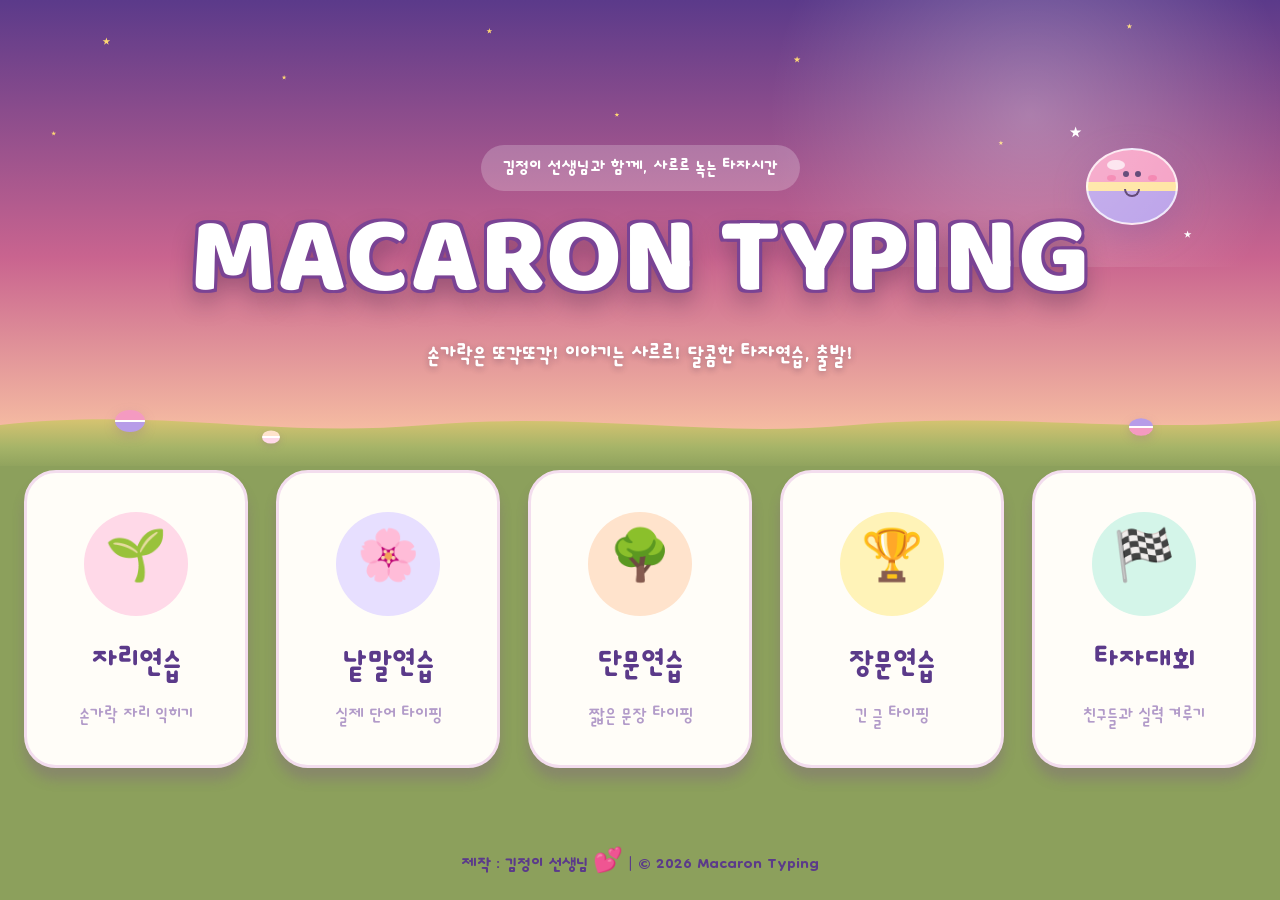
<file: index.html>
<!DOCTYPE html>
<html lang="ko">
<head>
<meta charset="UTF-8">
<title>마카롱 타자연습</title>
<link rel="preconnect" href="https://fonts.googleapis.com">
<link rel="preconnect" href="https://fonts.gstatic.com" crossorigin>
<link href="https://fonts.googleapis.com/css2?family=Baloo+2:wght@700;800&family=Dongle:wght@400;700&display=swap" rel="stylesheet">
<style>
  :root {
    /* 노을(sunset) 팔레트 - 기존 보라색 브랜드감 유지 */
    --color-sky-top: #5B3A8A;
    --color-sky-mid: #C9648F;
    --color-sky-horizon: #FFCFA6;
    --color-ground-top: #D6C371;
    --color-ground: #8CA05C;
    --color-cloud: #FFFFFF;
    --color-star: #FFD873;
    --color-star-shine: #FFF3CE;
    --color-accent: #C9648F;
    --color-accent-deep: #7A4394;
    --color-surface: #FFFDF8;
    --color-text-on-sky: #FFFFFF;
    --color-text-on-surface: #5B3A8A;
    --color-text-muted: #B29BC9;
    --color-border: #F3DDEE;
    --color-shadow: rgba(122, 67, 148, 0.25);
    --macaron-1: #F49AC1;
    --macaron-2: #B79CE8;
    --macaron-cream: #FFE39B;
    --badge-position: #FFD9E8;
    --badge-position-deep: #D1568F;
    --badge-word: #E7DFFF;
    --badge-word-deep: #8A6BEA;
    --badge-sentence: #FFE3CC;
    --badge-sentence-deep: #E0904A;
    --badge-long: #FFF3B8;
    --badge-long-deep: #D9A82E;
    --badge-contest: #D4F5E9;
    --badge-contest-deep: #2FA67A;
  }

  * { box-sizing: border-box; }
  html, body { height: 100%; }

  body {
    margin: 0;
    background: var(--color-sky-horizon);
    font-family: 'Dongle', sans-serif;
    color: var(--color-text-on-surface);
    overflow: hidden;
  }

  .page {
    display: flex;
    flex-direction: column;
    height: 100vh;
    height: 100dvh;
    overflow: hidden;
  }

  /* ---------- HERO ---------- */
  .hero {
    position: relative;
    flex: 0 0 52vh;
    height: 52vh;
    display: flex;
    flex-direction: column;
    justify-content: center;
    overflow: hidden;
  }

  .sky {
    position: absolute;
    inset: 0;
    background: linear-gradient(180deg, var(--color-sky-top) 0%, var(--color-sky-mid) 55%, var(--color-sky-horizon) 100%);
  }
  .sky::after {
    content: "";
    position: absolute;
    top: -8%;
    right: -8%;
    width: 55%;
    height: 65%;
    background: radial-gradient(circle, rgba(255,255,255,0.28) 0%, rgba(255,255,255,0) 68%);
    pointer-events: none;
  }

  .star {
    position: absolute;
    width: var(--size, 6px);
    height: var(--size, 6px);
    background: var(--color-star);
    clip-path: polygon(50% 0%, 61% 35%, 98% 35%, 68% 57%, 79% 91%, 50% 70%, 21% 91%, 32% 57%, 2% 35%, 39% 35%);
    animation: twinkle var(--dur, 3s) ease-in-out infinite;
    animation-delay: var(--delay, 0s);
  }

  .cloud {
    position: absolute;
    background: var(--color-cloud);
    border-radius: 999px;
    opacity: 0.9;
    filter: drop-shadow(0 6px 8px rgba(122, 67, 148, 0.15));
  }
  .cloud::before, .cloud::after {
    content: "";
    position: absolute;
    background: var(--color-cloud);
    border-radius: 999px;
  }
  .cloud-1 { top: 12%; left: -12%; width: 130px; height: 42px; animation: drift 70s linear infinite; }
  .cloud-1::before { width: 64px; height: 64px; top: -30px; left: 16px; }
  .cloud-1::after { width: 48px; height: 48px; top: -18px; left: 70px; }
  .cloud-2 { top: 22%; left: -12%; width: 96px; height: 34px; animation: drift 95s linear infinite; animation-delay: -30s; }
  .cloud-2::before { width: 48px; height: 48px; top: -20px; left: 10px; }
  .cloud-2::after { width: 38px; height: 38px; top: -14px; left: 50px; }
  .cloud-3 { top: 5%; left: -12%; width: 74px; height: 28px; animation: drift 60s linear infinite; animation-delay: -15s; }
  .cloud-3::before { width: 36px; height: 36px; top: -16px; left: 8px; }
  .cloud-3::after { width: 30px; height: 30px; top: -10px; left: 38px; }

  /* 마카롱 마스코트 (별 자리에 대체) */
  .mascot {
    position: absolute;
    top: 30%;
    right: 8%;
    width: 92px;
    height: 92px;
    animation: mascotBob 4.5s ease-in-out infinite;
  }
  .mascot-body {
    width: 100%;
    height: 84%;
    margin-top: 8%;
    background: linear-gradient(180deg, var(--macaron-1) 0%, var(--macaron-1) 44%, var(--macaron-cream) 44%, var(--macaron-cream) 56%, var(--macaron-2) 56%, var(--macaron-2) 100%);
    border-radius: 50%;
    border: 2.5px solid rgba(255,255,255,0.75);
    position: relative;
    filter: drop-shadow(0 10px 16px rgba(122, 67, 148, 0.35));
  }
  .mascot-shine { position: absolute; top: 14%; left: 22%; width: 20%; height: 14%; background: #fff; border-radius: 50%; opacity: 0.7; }
  .mascot-face { position: absolute; top: 46%; left: 50%; transform: translate(-50%, -50%); width: 38px; height: 24px; }
  .mascot-cheek { position: absolute; top: 4px; width: 9px; height: 6px; background: #F2568F; border-radius: 50%; opacity: 0.5; }
  .mascot-cheek.left { left: -6px; }
  .mascot-cheek.right { right: -6px; }
  .mascot-eye { position: absolute; top: 0; width: 6px; height: 6px; border-radius: 50%; background: #4A2E63; }
  .mascot-eye.left { left: 10px; }
  .mascot-eye.right { right: 10px; }
  .mascot-smile { position: absolute; bottom: -2px; left: 50%; transform: translateX(-50%); width: 16px; height: 8px; border: 2.5px solid #4A2E63; border-top: none; border-radius: 0 0 14px 14px; }
  .sparkle { position: absolute; background: #FFFFFF; clip-path: polygon(50% 0%, 61% 35%, 98% 35%, 68% 57%, 79% 91%, 50% 70%, 21% 91%, 32% 57%, 2% 35%, 39% 35%); animation: twinkle 2.2s ease-in-out infinite; }
  .mascot .sparkle.s1 { width: 12px; height: 12px; top: -14px; left: -16px; animation-delay: 0.3s; }
  .mascot .sparkle.s2 { width: 8px; height: 8px; bottom: -6px; right: -14px; animation-delay: 1s; }

  .hills { position: absolute; left: 0; right: 0; bottom: -2px; z-index: 2; line-height: 0; }
  .hill { display: block; width: 100%; height: 11vh; }
  .hill-near { fill: url(#hillGradient); }

  /* 나무 대신 작은 마카롱 장식 */
  .macaron-deco {
    position: absolute;
    z-index: 2;
    width: 30px;
    height: 22px;
    border-radius: 50%;
    filter: drop-shadow(0 4px 6px rgba(122,67,148,.18));
  }

  .hero-content {
    position: relative;
    z-index: 3;
    text-align: center;
    padding: 0 24px;
    max-width: 90vw;
    margin: 6vh auto 0;
  }
  .eyebrow {
    font-family: 'Dongle', sans-serif;
    font-weight: 700;
    font-size: clamp(17px, 3.2vh, 25px);
    color: var(--color-text-on-sky);
    background: rgba(255,255,255,0.22);
    display: inline-block;
    padding: 5px 22px;
    border-radius: 999px;
    margin: 0 0 12px;
  }
  h1 {
    font-family: 'Baloo 2', 'Dongle', sans-serif;
    font-weight: 800;
    font-size: clamp(44px, 12vh, 128px);
    color: #FFFFFF;
    margin: 0 0 16px;
    text-wrap: balance;
    letter-spacing: 1px;
    line-height: 1.05;
    text-shadow:
      -3px -3px 0 var(--color-accent-deep),
       3px -3px 0 var(--color-accent-deep),
      -3px  3px 0 var(--color-accent-deep),
       3px  3px 0 var(--color-accent-deep),
       0 12px 24px rgba(31, 22, 55, 0.35);
  }
  .tagline {
    font-family: 'Dongle', sans-serif;
    font-weight: 700;
    font-size: clamp(19px, 3.6vh, 30px);
    color: var(--color-text-on-sky);
    margin: 0;
    text-shadow: 0 2px 6px rgba(31, 22, 55, 0.3);
  }

  /* ---------- QUESTS ---------- */
  .quests {
    background: var(--color-ground);
    padding: 0.4vh 24px;
    margin-top: -2px;
    position: relative;
    z-index: 3;
    display: flex;
    align-items: flex-start;
    justify-content: center;
    flex: 1 1 auto;
    min-height: 0;
    overflow-y: auto;
  }
  .quest-grid {
    width: 100%;
    max-width: 1320px;
    display: grid;
    grid-template-columns: repeat(auto-fit, minmax(200px, 1fr));
    gap: clamp(10px, 2.2vh, 28px) clamp(14px, 2.2vw, 28px);
  }
  .quest-card {
    position: relative;
    z-index: 1;
    background: var(--color-surface);
    border: 3px solid var(--color-border);
    border-radius: 32px;
    padding: clamp(18px, 4.4vh, 44px) 16px clamp(16px, 3.4vh, 36px);
    display: flex;
    flex-direction: column;
    align-items: center;
    text-align: center;
    box-shadow: 0 12px 12px var(--color-shadow);
    transform: translateY(0);
    transition: transform 0.25s ease, box-shadow 0.25s ease, border-color 0.25s ease, background-color 0.25s ease;
    cursor: pointer;
    text-decoration: none;
  }
  .quest-card:hover, .quest-card:focus-visible {
    z-index: 20;
    transform: translateY(-4px);
    background: var(--badge);
    box-shadow: 0 18px 18px var(--color-shadow);
    border-color: var(--badge-deep);
    outline: none;
  }
  .quest-badge {
    width: clamp(54px, 11.5vh, 104px);
    height: clamp(54px, 11.5vh, 104px);
    border-radius: 50%;
    background: var(--badge);
    display: flex;
    align-items: center;
    justify-content: center;
    font-size: clamp(28px, 5.6vh, 50px);
    margin-bottom: clamp(8px, 1.8vh, 20px);
    transition: background-color 0.25s ease;
  }
  .quest-card:hover .quest-badge, .quest-card:focus-visible .quest-badge {
    background: #FFFFFF;
  }
  .quest-card h2 {
    font-family: 'Dongle', sans-serif;
    font-weight: 700;
    font-size: clamp(25px, 5.4vh, 44px);
    color: var(--color-text-on-surface);
    margin: 0 0 2px;
    transition: color 0.25s ease;
  }
  .quest-card p {
    font-family: 'Dongle', sans-serif;
    font-size: clamp(17px, 3.6vh, 26px);
    color: var(--color-text-muted);
    margin: 0;
    transition: color 0.25s ease;
  }
  .quest-card:hover h2, .quest-card:focus-visible h2 {
    color: var(--color-text-on-surface);
  }
  .quest-card:hover p, .quest-card:focus-visible p {
    color: var(--color-text-on-surface);
    opacity: 0.75;
  }

  footer {
    background: var(--color-ground);
    text-align: center;
    flex: 0 0 auto;
    padding: clamp(8px, 1.4vh, 14px) 24px clamp(10px, 2vh, 22px);
    font-family: 'Dongle', sans-serif;
    font-weight: 700;
    font-size: clamp(17px, 2.8vh, 24px);
    color: var(--color-text-on-surface);
  }

  @keyframes twinkle {
    0%, 100% { opacity: 0.25; transform: scale(0.8); }
    50% { opacity: 1; transform: scale(1.15); }
  }
  @keyframes drift {
    from { transform: translateX(0); }
    to { transform: translateX(140vw); }
  }
  @keyframes mascotBob {
    0%, 100% { transform: translateY(0) rotate(-4deg); }
    50% { transform: translateY(-12px) rotate(4deg); }
  }
  @media (prefers-reduced-motion: reduce) {
    .star, .cloud, .mascot, .sparkle { animation: none !important; }
  }

  @media (max-width: 640px) {
    .macaron-deco { display: none; }
    .mascot { top: 22%; right: 8%; width: 66px; height: 66px; }
  }
</style>
</head>
<body>
<div class="page">
  <section class="hero">
    <div class="sky">
      <span class="star" style="top:8%; left:8%; --size:8px; --dur:3.2s; --delay:0s;"></span>
      <span class="star" style="top:16%; left:22%; --size:5px; --dur:2.6s; --delay:0.6s;"></span>
      <span class="star" style="top:6%; left:38%; --size:6px; --dur:3.6s; --delay:1.1s;"></span>
      <span class="star" style="top:24%; left:48%; --size:5px; --dur:2.8s; --delay:0.3s;"></span>
      <span class="star" style="top:12%; left:62%; --size:7px; --dur:3.1s; --delay:0.9s;"></span>
      <span class="star" style="top:30%; left:78%; --size:5px; --dur:2.4s; --delay:1.4s;"></span>
      <span class="star" style="top:5%; left:88%; --size:6px; --dur:3.4s; --delay:0.2s;"></span>
      <span class="star" style="top:28%; left:4%; --size:5px; --dur:2.9s; --delay:1.6s;"></span>
      <div class="cloud cloud-1"></div>
      <div class="cloud cloud-2"></div>
      <div class="cloud cloud-3"></div>
      <div class="mascot" aria-hidden="true">
        <span class="sparkle s1"></span>
        <span class="sparkle s2"></span>
        <div class="mascot-body">
          <div class="mascot-shine"></div>
          <div class="mascot-face">
            <span class="mascot-cheek left"></span>
            <span class="mascot-cheek right"></span>
            <span class="mascot-eye left"></span>
            <span class="mascot-eye right"></span>
            <span class="mascot-smile"></span>
          </div>
        </div>
      </div>
    </div>

    <div class="hills">
      <svg class="hill hill-near" viewBox="0 0 1440 220" preserveAspectRatio="none">
        <defs>
          <linearGradient id="hillGradient" x1="0" y1="0" x2="0" y2="1">
            <stop offset="0%" stop-color="#D6C371"></stop>
            <stop offset="55%" stop-color="#A6B468"></stop>
            <stop offset="100%" stop-color="#8CA05C"></stop>
          </linearGradient>
        </defs>
        <path d="M0,120 C180,80 300,150 480,120 C660,90 800,150 960,120 C1140,90 1260,140 1440,110 L1440,220 L0,220 Z"></path>
      </svg>
    </div>

    <div class="macaron-deco" style="left:9%; bottom:36px; background:linear-gradient(180deg,var(--macaron-1) 46%, #fff 46%, #fff 54%, var(--macaron-2) 54%);"></div>
    <div class="macaron-deco" style="left:88%; bottom:30px; transform:scale(0.8); background:linear-gradient(180deg,var(--macaron-2) 46%, #fff 46%, #fff 54%, var(--macaron-1) 54%);"></div>
    <div class="macaron-deco" style="left:20%; bottom:20px; transform:scale(0.6); background:linear-gradient(180deg,#FFE3CC 46%, #fff 46%, #fff 54%, #FFD9E8 54%);"></div>

    <div class="hero-content">
      <p class="eyebrow">김정이 선생님과 함께, 사르르 녹는 타자시간</p>
      <h1>MACARON TYPING</h1>
      <p class="tagline">손가락은 또각또각! 이야기는 사르르! 달콤한 타자연습, 출발!</p>
    </div>
  </section>

  <section class="quests">
    <div class="quest-grid">
      <a href="position.html" class="quest-card" style="--badge: var(--badge-position); --badge-deep: var(--badge-position-deep)">
        <div class="quest-badge">🌱</div>
        <h2>자리연습</h2>
        <p>손가락 자리 익히기</p>
      </a>
      <a href="word.html" class="quest-card" style="--badge: var(--badge-word); --badge-deep: var(--badge-word-deep)">
        <div class="quest-badge">🌸</div>
        <h2>낱말연습</h2>
        <p>실제 단어 타이핑</p>
      </a>
      <a href="sentence.html" class="quest-card" style="--badge: var(--badge-sentence); --badge-deep: var(--badge-sentence-deep)">
        <div class="quest-badge">🌳</div>
        <h2>단문연습</h2>
        <p>짧은 문장 타이핑</p>
      </a>
      <a href="long.html" class="quest-card" style="--badge: var(--badge-long); --badge-deep: var(--badge-long-deep)">
        <div class="quest-badge">🏆</div>
        <h2>장문연습</h2>
        <p>긴 글 타이핑</p>
      </a>
      <a href="contest.html" class="quest-card" style="--badge: var(--badge-contest); --badge-deep: var(--badge-contest-deep)">
        <div class="quest-badge">🏁</div>
        <h2>타자대회</h2>
        <p>친구들과 실력 겨루기</p>
      </a>
    </div>
  </section>

  <footer>제작 : 김정이 선생님 💕 | © 2026 Macaron Typing</footer>
</div>

<script>
(function(){
  "use strict";

  // ---- Card click sound: sparkle arpeggio (no external assets) ----
  var actx = null;
  function ctx(){
    actx = actx || new (window.AudioContext || window.webkitAudioContext)();
    if (actx.state === "suspended") actx.resume();
    return actx;
  }

  function playSparkle(){
    var c = ctx();
    var t = c.currentTime;
    var notes = [1567.98, 1975.53, 2637.02];
    notes.forEach(function(freq, i){
      var start = t + i * 0.055;
      var osc = c.createOscillator();
      var gain = c.createGain();
      osc.type = "triangle";
      osc.frequency.value = freq;
      gain.gain.setValueAtTime(0.0001, start);
      gain.gain.exponentialRampToValueAtTime(0.12, start + 0.01);
      gain.gain.exponentialRampToValueAtTime(0.0001, start + 0.22);
      osc.connect(gain); gain.connect(c.destination);
      osc.start(start); osc.stop(start + 0.24);
    });
  }

  document.querySelectorAll(".quest-card").forEach(function(card){
    card.addEventListener("click", function(e){
      e.preventDefault();
      playSparkle();
      var href = card.getAttribute("href");
      setTimeout(function(){ window.location.href = href; }, 180);
    });
  });
})();
</script>
    <script>
        // ⭐️ F12(개발자 도구) 및 관련 단축키 비활성화 - 학생들이 실수로 눌러서 화면이 이상해지는 것 방지용
        document.addEventListener('keydown', function (e) {
            if (
                e.key === 'F12' ||
                (e.ctrlKey && e.shiftKey && ['I', 'i', 'J', 'j', 'C', 'c'].includes(e.key)) ||
                (e.ctrlKey && (e.key === 'U' || e.key === 'u'))
            ) {
                e.preventDefault();
            }
        });
    </script>
</body>
</html>
</file>
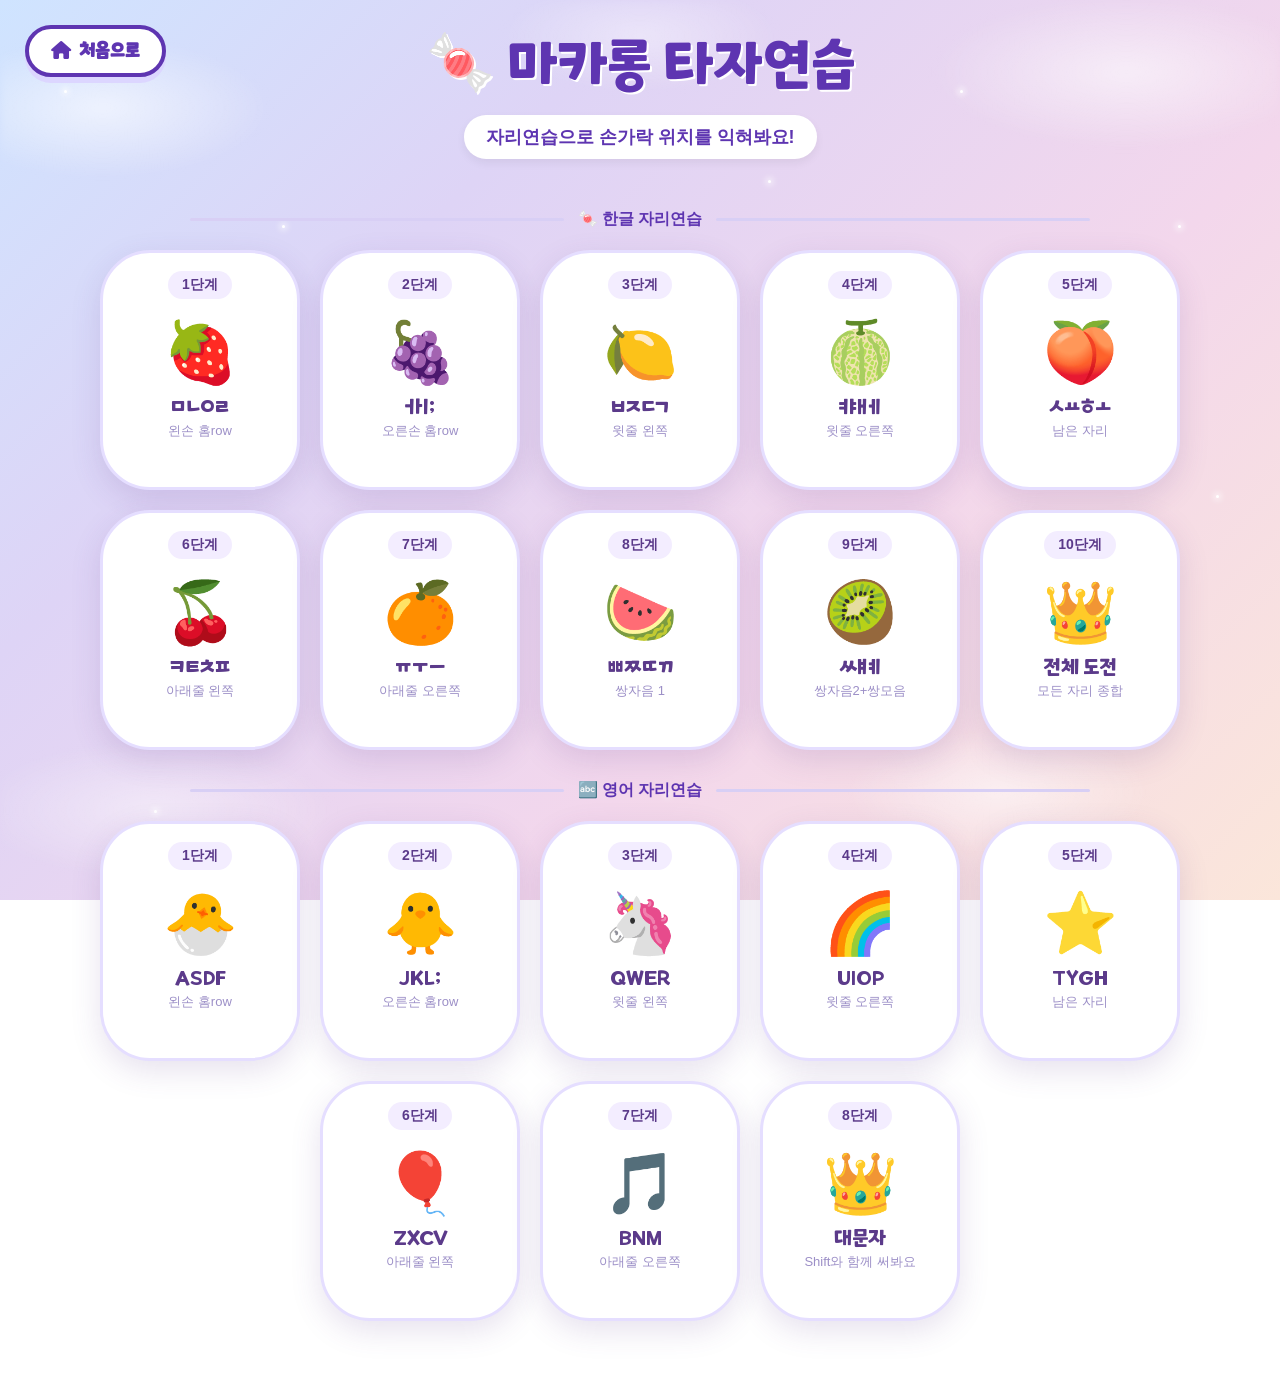
<file: position.html>
<!DOCTYPE html>
<html lang="ko">
<head>
<meta charset="UTF-8">
<meta name="viewport" content="width=device-width, initial-scale=1.0">
<title>마카롱 타자연습 - 자리연습</title>
<link rel="stylesheet" href="common.css">
<link rel="stylesheet" href="https://cdnjs.cloudflare.com/ajax/libs/font-awesome/6.5.2/css/all.min.css">
<link rel="stylesheet" href="keyboard.css">
<style>
  body{
    background: linear-gradient(135deg, #cfe4ff 0%, #ded4f6 30%, #f3d7ec 65%, #fbe6da 100%);
    display:flex; flex-direction:column; justify-content:flex-start; align-items:center;
    min-height:100vh; margin:0; padding:20px 0 50px 0; font-family:sans-serif;
    position:relative; box-sizing:border-box; background-repeat:no-repeat; background-attachment:fixed;
    overflow-x:hidden;
  }
  *{box-sizing:border-box;}
  [hidden]{ display:none !important; }
  body::before{
    content:""; position:fixed; inset:0; z-index:-1; pointer-events:none;
    background-image:
      radial-gradient(ellipse 240px 100px at 8% 12%, rgba(255,255,255,.6), transparent 70%),
      radial-gradient(ellipse 280px 110px at 88% 8%, rgba(255,255,255,.55), transparent 70%),
      radial-gradient(ellipse 220px 90px at 78% 88%, rgba(255,255,255,.5), transparent 70%),
      radial-gradient(ellipse 260px 100px at 12% 90%, rgba(255,255,255,.45), transparent 70%),
      radial-gradient(ellipse 200px 80px at 50% 4%, rgba(255,255,255,.4), transparent 70%);
    filter: blur(4px);
  }
  .stars{ position:fixed; inset:0; z-index:-1; pointer-events:none; }
  .star{ position:absolute; width:3px; height:3px; background:#fff; border-radius:50%; box-shadow:0 0 6px 2px rgba(255,255,255,.8); animation:twinkle 1.8s ease-in-out infinite; }
  @keyframes twinkle{
    0%,100%{ opacity:.15; transform:scale(.6); box-shadow:0 0 4px 1px rgba(255,255,255,.4); }
    50%{ opacity:1; transform:scale(1.7); box-shadow:0 0 16px 5px rgba(255,255,255,1); }
  }
  .screen{ width:100%; display:flex; flex-direction:column; align-items:center; }

  /* ---------- Stage select (unchanged) ---------- */
  .header-section{ text-align:center; margin-top:10px; margin-bottom:10px; }
  .main-title{ font-family:'ONEMobilePOP', sans-serif; font-size:55px; color:#5e35b1; text-shadow:2px 2px 0 #fff; margin-bottom:20px; }
  .sub-desc{ font-size:18px; background:#fff; padding:10px 22px; border-radius:30px; color:#5e35b1; display:inline-block; box-shadow:0 4px 10px rgba(0,0,0,.06); font-weight:bold; }
  .home-btn{ background:#fff; color:#5e35b1; border-color:#5e35b1; box-shadow:0 6px 0 #dcd6ff; font-size:18px; padding:12px 22px; display:flex; align-items:center; gap:8px; }
  .stage-grid{ display:flex; flex-direction:column; gap:20px; margin-top:20px; align-items:center; padding:10px; }
  .stage-row{ display:flex; gap:20px; flex-wrap:wrap; justify-content:center; max-width:1300px; }
  .lang-divider{ display:flex; align-items:center; gap:14px; width:100%; max-width:900px; margin-top:10px; font-size:16px; font-weight:bold; color:#5e35b1; }
  .lang-divider::before, .lang-divider::after{ content:""; flex:1; height:3px; background:#d8cff5; border-radius:2px; }
  .stage-card{
    flex:0 0 auto; width:200px; height:240px; background:#fff; border-radius:50px;
    display:flex; flex-direction:column; align-items:center; justify-content:center;
    box-shadow:0 10px 30px rgba(91,58,138,.15); text-decoration:none; transition:.3s;
    position:relative; border:3px solid #e5deff; cursor:pointer;
  }
  .stage-card:hover{ transform:translateY(-8px); background:#faf8ff; box-shadow:0 20px 40px rgba(91,58,138,.3); border-color:#5b3a8a; }
  .stage-card.locked{ cursor:default; opacity:.55; }
  .stage-card.locked:hover{ transform:none; box-shadow:0 10px 30px rgba(91,58,138,.15); border-color:#e5deff; }
  .stage-badge{ position:absolute; top:18px; background:#f3edff; color:#5b3a8a; padding:5px 14px; border-radius:20px; font-size:14px; font-weight:bold; }
  .stage-icon{ font-size:60px; margin-top:16px; margin-bottom:8px; }
  .stage-title{ font-size:20px; color:#5b3a8a; font-family:'ONEMobilePOP', sans-serif; }
  .stage-desc{ font-size:13px; color:#9c8fc7; margin-top:4px; }

  /* ---------- Game top bar (타자몽 스타일) ---------- */
  .game-wrap{ width:100%; max-width:1620px; padding:0 12px; }
  .content-row{ display:flex; gap:16px; align-items:stretch; width:100%; }
  .main-column{ flex:1 1 auto; min-width:0; display:flex; flex-direction:column; }
  .top-bar{
    display:flex; align-items:center; justify-content:space-between;
    background:linear-gradient(180deg,#3a5568,#25384a); border-radius:16px; padding:10px 16px;
    box-shadow:0 6px 0 #1a2733, 0 10px 18px rgba(0,0,0,.15); margin-bottom:26px;
  }
  .tab-label{
    background:#1a2733; color:#ffd54f; font-family:'ONEMobilePOP', sans-serif; font-size:16px;
    padding:6px 16px; border-radius:20px; display:flex; align-items:center; gap:6px;
  }
  .top-controls{ display:flex; gap:8px; }
  .icon-btn{
    width:38px; height:38px; border-radius:10px; border:none; cursor:pointer;
    background:#f5a623; color:#fff; font-size:16px; box-shadow:0 3px 0 #c9800f;
    display:flex; align-items:center; justify-content:center;
  }
  .icon-btn:active{ transform:translateY(3px); box-shadow:none; }
  .icon-btn.home{ background:#7b61ff; box-shadow:0 3px 0 #5e35b1; }
  .icon-btn.mute{ background:#4fc3d9; box-shadow:0 3px 0 #2f9db3; }
  .icon-btn.off{ background:#8a94a3; box-shadow:0 3px 0 #66707d; }

  /* ---------- Scene ---------- */
  .scene{
    position:relative; width:100%; height:270px; border-radius:24px; overflow:hidden;
    background:linear-gradient(to bottom, #bdeaff 0%, #bdeaff 58%, #b8e994 58%, #93cf68 100%);
    border:4px solid #fff; box-shadow:0 8px 20px rgba(0,0,0,.12); margin-bottom:14px;
  }
  .sun{ position:absolute; top:16px; right:26px; width:46px; height:46px; border-radius:50%;
    background:radial-gradient(circle at 35% 35%, #fff9c4, #ffca28); box-shadow:0 0 18px rgba(255,202,40,.7); }
  .cloud{ position:absolute; background:#fff; border-radius:50px; opacity:.9; }
  .hill{ position:absolute; bottom:-20px; border-radius:50%; background:#7fbf5a; opacity:.6; }
  .tree-deco{ position:absolute; bottom:14px; }
  .tree-deco .top{ width:46px; height:46px; border-radius:50%; background:#6fae4a; }
  .tree-deco .trunk{ width:10px; height:20px; background:#8a5a34; margin:0 auto; border-radius:2px; }

  .avatar-box{
    position:absolute; top:12px; left:12px; background:rgba(255,255,255,.92); border-radius:18px;
    padding:8px 10px 6px; text-align:center; box-shadow:0 6px 14px rgba(0,0,0,.12); z-index:5;
  }
  .avatar-box .creature-svg{ width:56px; height:56px; display:block; }
  .avatar-box .lv-badge{
    margin-top:2px; background:#2b3b47; color:#ffd54f; font-size:11px; font-weight:bold;
    border-radius:8px; padding:2px 8px; font-family:'ONEMobilePOP', sans-serif;
  }

  .creature-queue{
    position:relative; z-index:4; height:100%; display:flex; align-items:flex-end; justify-content:center;
    gap:22px; padding:0 20px 26px 100px;
  }
  .creature-slot{ display:flex; flex-direction:column; align-items:center; transition:transform .3s ease, opacity .3s ease; }
  .creature-slot .creature-svg{ width:70px; height:70px; display:block; filter:drop-shadow(0 4px 4px rgba(0,0,0,.15)); }
  .creature-slot.current .creature-svg{ width:104px; height:104px; animation:bob 1.6s ease-in-out infinite; }
  .creature-slot.upcoming{ opacity:.55; transform:scale(.82); }
  .creature-slot.upcoming .creature-svg{ filter:grayscale(.6) drop-shadow(0 3px 3px rgba(0,0,0,.12)); }
  @keyframes bob{ 0%,100%{ transform:translateY(0); } 50%{ transform:translateY(-6px); } }
  .creature-slot.success .creature-svg{ animation:successPop .38s ease; }
  @keyframes successPop{ 0%{transform:scale(1);} 45%{transform:scale(1.35) rotate(-6deg);} 100%{transform:scale(1);} }

  .orb{
    margin-top:-8px; width:68px; height:68px; border-radius:50%; display:flex; align-items:center; justify-content:center;
    font-weight:900; font-size:36px; color:#fff;
    background:linear-gradient(135deg, #4B3FA0 0%, #4B3FA0 12%, #8B3FB5 30%, #C13F96 50%, #F06E82 70%, #FF9A78 88%, #FF9A78 100%);
    box-shadow:0 0 6px 2px rgba(255,255,255,.95), 0 0 22px 6px rgba(255,255,255,.55), 0 3px 6px rgba(0,0,0,.2);
    text-shadow:0 2px 3px rgba(0,0,0,.45);
  }
  .creature-slot.current .orb{
    width:112px; height:112px; font-size:60px;
    background:linear-gradient(135deg, #4B3FA0 0%, #4B3FA0 12%, #8B3FB5 30%, #C13F96 50%, #F06E82 70%, #FF9A78 88%, #FF9A78 100%);
    box-shadow:0 0 8px 3px rgba(255,255,255,1), 0 0 32px 8px rgba(255,255,255,.6), 0 4px 8px rgba(0,0,0,.2);
  }
  .creature-slot.upcoming .orb{
    background:#8b93a0;
    box-shadow:0 2px 4px rgba(0,0,0,.2); border-color:rgba(255,255,255,.6);
  }

  .scene.shake{ animation:shake .28s ease; }
  @keyframes shake{ 0%,100%{transform:translateX(0);} 25%{transform:translateX(-8px);} 75%{transform:translateX(8px);} }

  .toast{
    position:absolute; left:50%; bottom:10px; transform:translate(-50%,10px);
    background:#ff8a80; color:#fff; padding:7px 18px; border-radius:16px; font-size:14px; font-weight:bold;
    opacity:0; transition:opacity .2s, transform .2s; pointer-events:none; white-space:nowrap; z-index:6;
  }
  .toast.show{ opacity:1; transform:translate(-50%,0); }

  /* ---------- Side column: reward box (top) + stats box (bottom) ---------- */
  .side-col{ flex:0 0 210px; width:210px; display:flex; flex-direction:column; gap:14px; }
  .reward-box{
    flex:0 0 270px; height:270px; background:#fffaf2; border:5px solid #e2d4c9; border-radius:24px;
    padding:16px; box-shadow:8px 8px 0 #d5c6b9; display:flex; flex-direction:column; overflow:hidden;
  }
  .reward-label{ font-family:'ONEMobilePOP', sans-serif; font-size:16px; color:#8d6e4b; text-align:center; margin-bottom:12px; }
  .reward-grid{
    flex:1; min-height:0; display:flex; flex-wrap:wrap; align-content:flex-start; justify-content:center; gap:8px;
    overflow-y:auto; scrollbar-width:none; -ms-overflow-style:none;
  }
  .reward-grid::-webkit-scrollbar{ display:none; }
  .reward-creature{ width:46px; height:46px; }
  .reward-creature .creature-svg{ width:100%; height:100%; filter:drop-shadow(0 2px 3px rgba(0,0,0,.18)); }
  .reward-creature.pop{ animation:successPop .4s ease; }
  .reward-empty{ color:#c9b8a0; font-size:12px; text-align:center; margin:auto; }

  .stats-box{
    flex:1 1 auto; min-height:0; background:#fffaf2; border:5px solid #e2d4c9; border-radius:24px;
    padding:18px 16px; box-shadow:8px 8px 0 #d5c6b9; display:flex; flex-direction:column;
    margin-bottom:13px;
  }
  .pips-section{ flex:1 1 auto; min-height:0; display:flex; flex-direction:column; }
  .stat-row{ display:flex; align-items:center; gap:8px; margin-bottom:20px; flex:0 0 auto; }
  .stat-row .label{ font-size:14px; font-weight:bold; color:#8d6e4b; width:40px; flex:0 0 auto; }
  .bar-track{ flex:1; height:18px; background:#4a2f26; border-radius:10px; overflow:hidden; box-shadow:inset 0 2px 4px rgba(0,0,0,.3); }
  .bar-fill{ height:100%; border-radius:10px; width:0%; transition:width .3s ease; }
  .bar-fill.accuracy{ background:linear-gradient(90deg,#ffb74d,#ff7043); }
  .stat-row .pct{ font-size:14px; color:#8d6e4b; font-weight:bold; width:36px; text-align:right; flex:0 0 auto; }
  .stage-pips-label{ font-family:'ONEMobilePOP', sans-serif; font-size:14px; color:#8d6e4b; margin-bottom:12px; text-align:center; flex:0 0 auto; }
  .pips-row{
    display:flex; flex-wrap:wrap; gap:6px; justify-content:center; align-content:flex-start;
    flex:1 1 auto; min-height:0; overflow-y:auto; scrollbar-width:none; -ms-overflow-style:none;
  }
  .pips-row::-webkit-scrollbar{ display:none; }
  .pip{ width:28px; height:34px; border-radius:8px; flex:0 0 auto; background:#e1d6ec; border:1px solid #c6b6dd; box-shadow:inset 0 1px 2px rgba(0,0,0,.1); }
  .pip.filled{ background:linear-gradient(180deg,#ff8fa6,#ff6f91); border-color:#e85a7f; }

  /* ---------- Keyboard: see keyboard.css ---------- */

  /* ---------- Complete overlay ---------- */
  #final-popup{
    display:none; position:fixed; top:0; left:0; width:100vw; height:100vh;
    background:rgba(60,50,90,.45); z-index:2000; justify-content:center; align-items:center;
  }
  @keyframes cardPop{ 0%{ transform:scale(.7); opacity:0; } 70%{ transform:scale(1.05); opacity:1; } 100%{ transform:scale(1); } }
  .final-card{
    position:relative; width:min(92vw, 480px); background:#fffaf2; border-radius:36px;
    border:6px solid #fff; box-shadow:0 24px 60px rgba(60,40,100,.35);
    padding:46px 38px 36px; text-align:center; animation:cardPop .35s cubic-bezier(.34,1.56,.64,1);
    overflow:hidden;
  }
  .final-card::before{
    content:""; position:absolute; top:0; left:0; right:0; height:13px;
    background:linear-gradient(90deg,#ff8fa6,#ffd469,#a6d975,#7fd3ff,#c7a2ed);
  }
  .final-emoji{ font-size:68px; margin-bottom:14px; }
  .final-msg{ font-size:30px; color:#5e35b1; font-weight:900; margin-bottom:8px; line-height:1.4; font-family:'ONEMobilePOP', sans-serif; }
  .final-sub{ font-size:17px; color:#8d6e4b; font-weight:bold; margin-bottom:30px; }
  .final-btn-group{ display:flex; flex-direction:column; gap:28px; }
  .final-btn-row{ display:flex; gap:14px; }
  .final-btn{
    background-color:#7b61ff; color:#fff; padding:16px 24px; border-radius:34px; text-decoration:none;
    font-size:18px; font-weight:bold; box-shadow:0 6px 0 #5e35b1; border:none; cursor:pointer; transition:.1s;
    font-family:'ONEMobilePOP', sans-serif; flex:1; display:flex; align-items:center; justify-content:center; gap:8px;
  }
  .final-btn.next{ background-color:#ff8fa6; box-shadow:0 6px 0 #e85a7f; font-size:20px; padding:18px 24px; }
  .final-btn.secondary{ background-color:#fff; color:#7b61ff; box-shadow:0 6px 0 #dcd6ff; border:2px solid #7b61ff; }
  .final-btn:active{ transform:translateY(6px); box-shadow:none; }

  .footer{ color:#7b61ff; margin-top:20px; text-align:center; }

  @media (max-width:900px){
    .main-title{ font-size:40px; }
  }
</style>
</head>
<body>

<div class="stars">
  <div class="star" style="left:5%;top:10%;animation-delay:0s;"></div>
  <div class="star" style="left:15%;top:60%;animation-delay:.3s;"></div>
  <div class="star" style="left:22%;top:25%;animation-delay:.6s;"></div>
  <div class="star" style="left:30%;top:80%;animation-delay:.9s;"></div>
  <div class="star" style="left:38%;top:15%;animation-delay:1.2s;"></div>
  <div class="star" style="left:45%;top:50%;animation-delay:1.5s;"></div>
  <div class="star" style="left:52%;top:88%;animation-delay:1.8s;"></div>
  <div class="star" style="left:60%;top:20%;animation-delay:2.1s;"></div>
  <div class="star" style="left:68%;top:65%;animation-delay:2.4s;"></div>
  <div class="star" style="left:75%;top:10%;animation-delay:.2s;"></div>
  <div class="star" style="left:80%;top:45%;animation-delay:.5s;"></div>
  <div class="star" style="left:88%;top:75%;animation-delay:.8s;"></div>
  <div class="star" style="left:92%;top:25%;animation-delay:1.1s;"></div>
  <div class="star" style="left:12%;top:90%;animation-delay:1.4s;"></div>
  <div class="star" style="left:95%;top:55%;animation-delay:1.7s;"></div>
</div>

<!-- ============ Stage Select ============ -->
<div class="screen" id="screen-select">
  <a href="index.html" class="home-btn"><i class="fa-solid fa-house"></i> 처음으로</a>
  <div class="header-section">
    <div class="main-title">🍬 마카롱 타자연습</div>
    <div class="sub-desc">자리연습으로 손가락 위치를 익혀봐요!</div>
  </div>
  <div class="stage-grid" id="stage-grid"></div>
</div>

<!-- ============ Game ============ -->
<div class="screen" id="screen-game" hidden>
  <div class="game-wrap">
    <div class="top-bar">
      <div class="tab-label"><i class="fa-solid fa-star"></i><span id="stage-name-label">자리연습</span></div>
      <div class="top-controls">
        <button class="icon-btn mute" id="btn-mute" title="소리 켜기/끄기"><i class="fa-solid fa-volume-high" id="mute-icon"></i></button>
        <button class="icon-btn" id="btn-hint" title="정답 불빛 켜기/끄기"><i class="fa-solid fa-lightbulb" id="hint-icon"></i></button>
        <button class="icon-btn home" id="btn-back" title="처음으로"><i class="fa-solid fa-house"></i></button>
      </div>
    </div>

    <div class="content-row">
      <div class="main-column">
        <div class="scene" id="scene">
          <div class="sun"></div>
          <div class="cloud" style="width:60px;height:22px;top:14px;left:20px;"></div>
          <div class="cloud" style="width:44px;height:18px;top:34px;left:70px;"></div>
          <div class="tree-deco" style="left:14px;"><div class="top"></div><div class="trunk"></div></div>
          <div class="tree-deco" style="right:18px;"><div class="top" style="width:36px;height:36px;"></div><div class="trunk" style="height:14px;"></div></div>

          <div class="avatar-box">
            <div id="avatar-slot"></div>
            <div class="lv-badge" id="lv-badge">Lv 1</div>
          </div>

          <div class="creature-queue" id="creature-queue"></div>
          <div class="toast" id="toast"></div>
        </div>

        <div class="kb-scroll" id="keyboard-mount"></div>
      </div>

      <div class="side-col">
        <div class="reward-box">
          <div class="reward-label"><i class="fa-solid fa-trophy"></i> 5연속 콤보 모으기</div>
          <div class="reward-grid" id="reward-grid"><div class="reward-empty" id="reward-empty">아직 없어요</div></div>
        </div>
        <div class="stats-box">
          <div class="stat-row">
            <span class="label">정확도</span>
            <div class="bar-track"><div class="bar-fill accuracy" id="accuracy-fill"></div></div>
            <span class="pct" id="accuracy-pct">100%</span>
          </div>
          <div class="pips-section">
            <div class="stage-pips-label"><i class="fa-solid fa-star"></i> STAGE <span id="stage-count">0/30</span></div>
            <div class="pips-row" id="pips-row"></div>
          </div>
        </div>
      </div>
    </div>

    <footer class="footer">제작 : 김정이 선생님 💕 | © 2026 Coding Playground</footer>
  </div>
</div>

<!-- ============ Complete overlay ============ -->
<div id="final-popup">
  <div class="final-card">
    <div class="final-emoji">🎉🍬✨</div>
    <div class="final-msg" id="final-msg">축하해요!</div>
    <div class="final-sub" id="final-sub">정확도 100%로 클리어했어요!</div>
    <div class="final-btn-group">
      <button class="final-btn next" id="btn-next-stage"><i class="fa-solid fa-forward"></i> 다음 단계로</button>
      <div class="final-btn-row">
        <button class="final-btn secondary" id="btn-replay"><i class="fa-solid fa-rotate-right"></i> 다시하기</button>
        <button class="final-btn secondary" id="btn-home"><i class="fa-solid fa-house"></i> 처음으로</button>
      </div>
    </div>
  </div>
</div>

<script src="keyboard.js"></script>
<script>
(function(){
  "use strict";

  var QUEUE_SIZE = 4;

  var FLAVOR_CYCLE = [
    {shell:"#FFB7C9",cream:"#FF8FA6"}, {shell:"#CBE8A6",cream:"#A6D975"},
    {shell:"#FFE49E",cream:"#FFD469"}, {shell:"#DFC5F3",cream:"#C7A2ED"}
  ];
  function flavorFor(code){
    var sum = 0;
    for (var i = 0; i < code.length; i++) sum += code.charCodeAt(i);
    return FLAVOR_CYCLE[sum % FLAVOR_CYCLE.length];
  }

  var STAGES = [
    { id:1, unlocked:true, emoji:"🍓", name:"ㅁㄴㅇㄹ", desc:"왼손 홈row",
      keys:[
        {code:"KeyA", label:"ㅁ"}, {code:"KeyS", label:"ㄴ"},
        {code:"KeyD", label:"ㅇ"}, {code:"KeyF", label:"ㄹ"}
      ], target:30 },
    { id:2, unlocked:true, emoji:"🍇", name:"ㅓㅏㅣ;", desc:"오른손 홈row",
      keys:[
        {code:"KeyJ", label:"ㅓ"}, {code:"KeyK", label:"ㅏ"},
        {code:"KeyL", label:"ㅣ"}, {code:"Semicolon", label:";"}
      ], target:30 },
    { id:3, unlocked:true, emoji:"🍋", name:"ㅂㅈㄷㄱ", desc:"윗줄 왼쪽",
      keys:[
        {code:"KeyQ", label:"ㅂ"}, {code:"KeyW", label:"ㅈ"},
        {code:"KeyE", label:"ㄷ"}, {code:"KeyR", label:"ㄱ"}
      ], target:30 },
    { id:4, unlocked:true, emoji:"🍈", name:"ㅕㅑㅐㅔ", desc:"윗줄 오른쪽",
      keys:[
        {code:"KeyU", label:"ㅕ"}, {code:"KeyI", label:"ㅑ"},
        {code:"KeyO", label:"ㅐ"}, {code:"KeyP", label:"ㅔ"}
      ], target:30 },
    { id:5, unlocked:true, emoji:"🍑", name:"ㅅㅛㅎㅗ", desc:"남은 자리",
      keys:[
        {code:"KeyT", label:"ㅅ"}, {code:"KeyY", label:"ㅛ"},
        {code:"KeyG", label:"ㅎ"}, {code:"KeyH", label:"ㅗ"}
      ], target:30 },
    { id:6, unlocked:true, emoji:"🍒", name:"ㅋㅌㅊㅍ", desc:"아래줄 왼쪽",
      keys:[
        {code:"KeyZ", label:"ㅋ"}, {code:"KeyX", label:"ㅌ"},
        {code:"KeyC", label:"ㅊ"}, {code:"KeyV", label:"ㅍ"}
      ], target:30 },
    { id:7, unlocked:true, emoji:"🍊", name:"ㅠㅜㅡ", desc:"아래줄 오른쪽",
      keys:[
        {code:"KeyB", label:"ㅠ"}, {code:"KeyN", label:"ㅜ"}, {code:"KeyM", label:"ㅡ"}
      ], target:30 },
    { id:8, unlocked:true, emoji:"🍉", name:"ㅃㅉㄸㄲ", desc:"쌍자음 1",
      keys:[
        {code:"KeyQ", label:"ㅃ", shift:true}, {code:"KeyW", label:"ㅉ", shift:true},
        {code:"KeyE", label:"ㄸ", shift:true}, {code:"KeyR", label:"ㄲ", shift:true}
      ], target:30 },
    { id:9, unlocked:true, emoji:"🥝", name:"ㅆㅒㅖ", desc:"쌍자음2+쌍모음",
      keys:[
        {code:"KeyT", label:"ㅆ", shift:true}, {code:"KeyO", label:"ㅒ", shift:true}, {code:"KeyP", label:"ㅖ", shift:true}
      ], target:30 },
    { id:10, unlocked:true, emoji:"👑", name:"전체 도전", desc:"모든 자리 종합",
      keys:[
        {code:"KeyA", label:"ㅁ"}, {code:"KeyS", label:"ㄴ"}, {code:"KeyD", label:"ㅇ"}, {code:"KeyF", label:"ㄹ"},
        {code:"KeyJ", label:"ㅓ"}, {code:"KeyK", label:"ㅏ"}, {code:"KeyL", label:"ㅣ"}, {code:"Semicolon", label:";"},
        {code:"KeyQ", label:"ㅂ"}, {code:"KeyW", label:"ㅈ"}, {code:"KeyE", label:"ㄷ"}, {code:"KeyR", label:"ㄱ"},
        {code:"KeyU", label:"ㅕ"}, {code:"KeyI", label:"ㅑ"}, {code:"KeyO", label:"ㅐ"}, {code:"KeyP", label:"ㅔ"},
        {code:"KeyT", label:"ㅅ"}, {code:"KeyY", label:"ㅛ"}, {code:"KeyG", label:"ㅎ"}, {code:"KeyH", label:"ㅗ"},
        {code:"KeyZ", label:"ㅋ"}, {code:"KeyX", label:"ㅌ"}, {code:"KeyC", label:"ㅊ"}, {code:"KeyV", label:"ㅍ"},
        {code:"KeyB", label:"ㅠ"}, {code:"KeyN", label:"ㅜ"}, {code:"KeyM", label:"ㅡ"},
        {code:"KeyQ", label:"ㅃ", shift:true}, {code:"KeyW", label:"ㅉ", shift:true},
        {code:"KeyE", label:"ㄸ", shift:true}, {code:"KeyR", label:"ㄲ", shift:true},
        {code:"KeyT", label:"ㅆ", shift:true}, {code:"KeyO", label:"ㅒ", shift:true}, {code:"KeyP", label:"ㅖ", shift:true}
      ], target:50 },
    { id:12, no:1, lang:"en", unlocked:true, emoji:"🐣", name:"ASDF", desc:"왼손 홈row",
      keys:[
        {code:"KeyA", label:"A"}, {code:"KeyS", label:"S"},
        {code:"KeyD", label:"D"}, {code:"KeyF", label:"F"}
      ], target:30 },
    { id:13, no:2, lang:"en", unlocked:true, emoji:"🐥", name:"JKL;", desc:"오른손 홈row",
      keys:[
        {code:"KeyJ", label:"J"}, {code:"KeyK", label:"K"},
        {code:"KeyL", label:"L"}, {code:"Semicolon", label:";"}
      ], target:30 },
    { id:14, no:3, lang:"en", unlocked:true, emoji:"🦄", name:"QWER", desc:"윗줄 왼쪽",
      keys:[
        {code:"KeyQ", label:"Q"}, {code:"KeyW", label:"W"},
        {code:"KeyE", label:"E"}, {code:"KeyR", label:"R"}
      ], target:30 },
    { id:15, no:4, lang:"en", unlocked:true, emoji:"🌈", name:"UIOP", desc:"윗줄 오른쪽",
      keys:[
        {code:"KeyU", label:"U"}, {code:"KeyI", label:"I"},
        {code:"KeyO", label:"O"}, {code:"KeyP", label:"P"}
      ], target:30 },
    { id:16, no:5, lang:"en", unlocked:true, emoji:"⭐", name:"TYGH", desc:"남은 자리",
      keys:[
        {code:"KeyT", label:"T"}, {code:"KeyY", label:"Y"},
        {code:"KeyG", label:"G"}, {code:"KeyH", label:"H"}
      ], target:30 },
    { id:17, no:6, lang:"en", unlocked:true, emoji:"🎈", name:"ZXCV", desc:"아래줄 왼쪽",
      keys:[
        {code:"KeyZ", label:"Z"}, {code:"KeyX", label:"X"},
        {code:"KeyC", label:"C"}, {code:"KeyV", label:"V"}
      ], target:30 },
    { id:18, no:7, lang:"en", unlocked:true, emoji:"🎵", name:"BNM", desc:"아래줄 오른쪽",
      keys:[
        {code:"KeyB", label:"B"}, {code:"KeyN", label:"N"}, {code:"KeyM", label:"M"}
      ], target:30 },
    { id:19, no:8, lang:"en", unlocked:true, emoji:"👑", name:"대문자", desc:"Shift와 함께 써봐요",
      keys:[
        {code:"KeyA", label:"A", shift:true}, {code:"KeyB", label:"B", shift:true}, {code:"KeyC", label:"C", shift:true},
        {code:"KeyD", label:"D", shift:true}, {code:"KeyE", label:"E", shift:true}, {code:"KeyF", label:"F", shift:true},
        {code:"KeyG", label:"G", shift:true}, {code:"KeyH", label:"H", shift:true}, {code:"KeyI", label:"I", shift:true},
        {code:"KeyJ", label:"J", shift:true}, {code:"KeyK", label:"K", shift:true}, {code:"KeyL", label:"L", shift:true},
        {code:"KeyM", label:"M", shift:true}, {code:"KeyN", label:"N", shift:true}, {code:"KeyO", label:"O", shift:true},
        {code:"KeyP", label:"P", shift:true}, {code:"KeyQ", label:"Q", shift:true}, {code:"KeyR", label:"R", shift:true},
        {code:"KeyS", label:"S", shift:true}, {code:"KeyT", label:"T", shift:true}, {code:"KeyU", label:"U", shift:true},
        {code:"KeyV", label:"V", shift:true}, {code:"KeyW", label:"W", shift:true}, {code:"KeyX", label:"X", shift:true},
        {code:"KeyY", label:"Y", shift:true}, {code:"KeyZ", label:"Z", shift:true}
      ], target:40 }
  ];

  var elSelect = document.getElementById("screen-select");
  var elGame = document.getElementById("screen-game");
  var finalPopup = document.getElementById("final-popup");
  var stageGrid = document.getElementById("stage-grid");
  var toastEl = document.getElementById("toast");
  var sceneEl = document.getElementById("scene");
  var accuracyFillEl = document.getElementById("accuracy-fill");
  var accuracyPctEl = document.getElementById("accuracy-pct");
  var pipsRowEl = document.getElementById("pips-row");
  var stageCountEl = document.getElementById("stage-count");
  var stageNameLabel = document.getElementById("stage-name-label");
  var queueEl = document.getElementById("creature-queue");
  var avatarSlot = document.getElementById("avatar-slot");
  var lvBadge = document.getElementById("lv-badge");
  var muteBtn = document.getElementById("btn-mute");
  var rewardGridEl = document.getElementById("reward-grid");

  var current = null;
  var queue = [];
  var currentTarget = null;
  var correctCount = 0;
  var attemptsCorrect = 0, attemptsWrong = 0;
  var streak = 0;
  var STREAK_GOAL = 5;
  var listening = false;
  var muted = false;
  var hintsOn = true;

  // ---- Audio (no external assets) ----
  var actx = null;
  function tone(freq, dur, type, vol){
    if (muted) return;
    try{
      actx = actx || new (window.AudioContext || window.webkitAudioContext)();
      var osc = actx.createOscillator();
      var gain = actx.createGain();
      osc.type = type || "sine";
      osc.frequency.value = freq;
      gain.gain.value = vol || 0.15;
      osc.connect(gain); gain.connect(actx.destination);
      osc.start();
      gain.gain.exponentialRampToValueAtTime(0.0001, actx.currentTime + dur);
      osc.stop(actx.currentTime + dur);
    }catch(e){ /* audio unavailable, ignore */ }
  }
  function playCorrect(){ tone(880,0.12,"sine",0.12); setTimeout(function(){tone(1180,0.15,"sine",0.12);},90); }
  function playWrong(){ tone(220,0.18,"sine",0.1); }

  var muteIcon = document.getElementById("mute-icon");
  muteBtn.addEventListener("click", function(){
    muted = !muted;
    muteIcon.className = muted ? "fa-solid fa-volume-xmark" : "fa-solid fa-volume-high";
  });

  var hintBtn = document.getElementById("btn-hint");
  var hintIcon = document.getElementById("hint-icon");
  hintBtn.addEventListener("click", function(){
    hintsOn = !hintsOn;
    hintIcon.className = hintsOn ? "fa-solid fa-lightbulb" : "fa-regular fa-lightbulb";
    hintBtn.classList.toggle("off", !hintsOn);
    if (current && currentTarget) setGuide(currentTarget);
  });

  // ---- Creature SVG ----
  function creatureSVG(shell, cream, awake){
    var eyes = awake
      ? '<circle cx="30" cy="42" r="4" fill="#3b2a20"/><circle cx="50" cy="42" r="4" fill="#3b2a20"/>'
        + '<circle cx="31.5" cy="40.5" r="1.3" fill="#fff"/><circle cx="51.5" cy="40.5" r="1.3" fill="#fff"/>'
      : '<path d="M25 42 Q30 46 35 42" stroke="#3b2a20" stroke-width="2.5" fill="none" stroke-linecap="round"/>'
        + '<path d="M45 42 Q50 46 55 42" stroke="#3b2a20" stroke-width="2.5" fill="none" stroke-linecap="round"/>';
    return '<svg class="creature-svg" viewBox="0 0 80 80">'
      + '<ellipse cx="16" cy="34" rx="13" ry="9" fill="#fff" opacity="0.85" transform="rotate(-25 16 34)"/>'
      + '<ellipse cx="64" cy="34" rx="13" ry="9" fill="#fff" opacity="0.85" transform="rotate(25 64 34)"/>'
      + '<circle cx="40" cy="46" r="27" fill="' + shell + '"/>'
      + '<path d="M13 46 a27 27 0 0 0 54 0 Z" fill="' + cream + '"/>'
      + '<ellipse cx="30" cy="33" rx="7" ry="4" fill="#fff" opacity="0.55"/>'
      + eyes
      + '<ellipse cx="24" cy="53" rx="5" ry="3" fill="#ff9eb0" opacity="0.65"/>'
      + '<ellipse cx="56" cy="53" rx="5" ry="3" fill="#ff9eb0" opacity="0.65"/>'
      + '</svg>';
  }

  // ---- Stage select rendering ----
  function renderStageGrid(){
    stageGrid.innerHTML = "";
    var row = null;
    var lastLang = null;

    STAGES.forEach(function(s, idx){
      if (s.lang !== lastLang){
        var divider = document.createElement("div");
        divider.className = "lang-divider";
        divider.textContent = s.lang === "en" ? "🔤 영어 자리연습" : "🍬 한글 자리연습";
        stageGrid.appendChild(divider);
        row = document.createElement("div");
        row.className = "stage-row";
        stageGrid.appendChild(row);
        lastLang = s.lang;
      } else if (idx % 5 === 0){
        row = document.createElement("div");
        row.className = "stage-row";
        stageGrid.appendChild(row);
      }

      var card = document.createElement("div");
      card.className = "stage-card" + (s.unlocked ? "" : " locked");
      card.innerHTML =
        '<div class="stage-badge">' + (s.unlocked ? (s.no || s.id) + "단계" : "곧 만나요!") + '</div>' +
        '<div class="stage-icon">' + (s.unlocked ? s.emoji : '<i class="fa-solid fa-lock"></i>') + '</div>' +
        '<div class="stage-title">' + s.name + '</div>' +
        '<div class="stage-desc">' + s.desc + '</div>';
      if (s.unlocked){
        card.addEventListener("click", function(){ startStage(s); });
      }
      row.appendChild(card);
    });
  }

  // ---- Queue logic ----
  function randomKeyExcluding(excludeCode){
    var pool = current.keys.filter(function(k){ return k.code !== excludeCode; });
    if (pool.length === 0) pool = current.keys;
    return pool[Math.floor(Math.random() * pool.length)];
  }

  function initQueue(){
    queue = [];
    var prev = null;
    for (var i = 0; i < QUEUE_SIZE; i++){
      var pick = randomKeyExcluding(prev ? prev.code : null);
      queue.push(pick);
      prev = pick;
    }
    currentTarget = queue[0];
  }

  function advanceQueue(){
    queue.shift();
    var last = queue[queue.length - 1];
    queue.push(randomKeyExcluding(last.code));
    currentTarget = queue[0];
  }

  function renderQueue(){
    queueEl.innerHTML = "";
    queue.forEach(function(item, idx){
      var flavor = flavorFor(item.code);
      var slot = document.createElement("div");
      slot.className = "creature-slot " + (idx === 0 ? "current" : "upcoming");
      slot.innerHTML = creatureSVG(flavor.shell, flavor.cream, idx === 0) +
        '<div class="orb">' + item.label + '</div>';
      queueEl.appendChild(slot);
    });
    setGuide(currentTarget);
  }

  function setGuide(target){
    document.querySelectorAll(".key.guide").forEach(function(k){ k.classList.remove("guide"); });
    if (!hintsOn) return;
    var kEl = keyEl(target.code);
    if (kEl) kEl.classList.add("guide");
    if (target.shift){
      var shiftEl = keyEl("ShiftLeft");
      if (shiftEl) shiftEl.classList.add("guide");
    }
  }
  function clearGuide(){
    document.querySelectorAll(".key.guide").forEach(function(k){ k.classList.remove("guide"); });
  }

  // ---- Stats ----
  function renderPips(target){
    pipsRowEl.innerHTML = "";
    for (var i = 0; i < target; i++){
      var pip = document.createElement("div");
      pip.className = "pip";
      pipsRowEl.appendChild(pip);
    }
  }

  function updateStats(){
    stageCountEl.textContent = correctCount + "/" + current.target;

    var totalAttempts = attemptsCorrect + attemptsWrong;
    var accuracyPct = totalAttempts > 0 ? Math.round((attemptsCorrect / totalAttempts) * 100) : 100;
    accuracyFillEl.style.width = accuracyPct + "%";
    accuracyPctEl.textContent = accuracyPct + "%";

    var pips = pipsRowEl.children;
    for (var i = 0; i < pips.length; i++){
      pips[i].classList.toggle("filled", i < correctCount);
    }
  }

  function spawnReward(){
    var emptyMsg = document.getElementById("reward-empty");
    if (emptyMsg) emptyMsg.remove();
    var flavor = FLAVOR_CYCLE[Math.floor(Math.random() * FLAVOR_CYCLE.length)];
    var el = document.createElement("div");
    el.className = "reward-creature pop";
    el.innerHTML = creatureSVG(flavor.shell, flavor.cream, true);
    rewardGridEl.appendChild(el);
  }

  function showToast(msg){
    toastEl.textContent = msg;
    toastEl.classList.add("show");
    clearTimeout(showToast._t);
    showToast._t = setTimeout(function(){ toastEl.classList.remove("show"); }, 900);
  }

  // ---- Game flow ----
  function startStage(stage){
    current = stage;
    correctCount = 0;
    attemptsCorrect = 0; attemptsWrong = 0;
    streak = 0;
    rewardGridEl.innerHTML = '<div class="reward-empty" id="reward-empty">아직 없어요</div>';
    stageNameLabel.textContent = stage.name + " 자리연습";
    lvBadge.textContent = "Lv " + (stage.no || stage.id);
    avatarSlot.innerHTML = creatureSVG("#FFD9E4", "#FF8FA6", true);

    initQueue();
    renderQueue();
    renderPips(stage.target);
    updateStats();

    elSelect.hidden = true;
    finalPopup.style.display = "none";
    elGame.hidden = false;
    listening = true;
  }

  function onCorrect(code){
    playCorrect();
    attemptsCorrect++;
    streak++;
    if (streak % STREAK_GOAL === 0) spawnReward();
    var kEl = keyEl(code);
    if (kEl){ kEl.classList.add("pop"); setTimeout(function(){ kEl.classList.remove("pop"); }, 300); }
    correctCount++;
    updateStats();

    if (correctCount >= current.target){
      listening = false;
      clearGuide();
      var curSlot = queueEl.children[0];
      if (curSlot) curSlot.classList.add("success");
      setTimeout(finishStage, 380);
    } else {
      advanceQueue();
      renderQueue();
      var newSlot = queueEl.children[0];
      if (newSlot) newSlot.classList.add("success");
    }
  }

  function onWrong(){
    playWrong();
    attemptsWrong++;
    streak = 0;
    updateStats();
    showToast("다시 눌러볼까요? 😊");
    sceneEl.classList.remove("shake"); void sceneEl.offsetWidth; sceneEl.classList.add("shake");
  }

  function finishStage(){
    document.getElementById("final-msg").textContent = current.name + " 완성!";
    document.getElementById("final-sub").textContent = "정확도 " + accuracyPctEl.textContent + "로 클리어했어요!";

    var nextStage = STAGES.find(function(s){ return s.id === current.id + 1 && s.unlocked && s.keys && s.lang === current.lang; });
    var nextBtn = document.getElementById("btn-next-stage");
    nextBtn.hidden = !nextStage;
    nextBtn.onclick = nextStage ? function(){ startStage(nextStage); } : null;

    elGame.hidden = true;
    finalPopup.style.display = "flex";
  }

  function exitToSelect(){
    listening = false;
    clearGuide();
    elGame.hidden = true;
    finalPopup.style.display = "none";
    elSelect.hidden = false;
  }

  document.getElementById("btn-back").addEventListener("click", exitToSelect);
  document.getElementById("btn-home").addEventListener("click", exitToSelect);
  document.getElementById("btn-replay").addEventListener("click", function(){ startStage(current); });

  // ---- Keyboard press handling (adapted from key_macaron.html) ----
  // keyEl/getExactKeyCode/updateLEDs/renderKeyboard come from keyboard.js
  renderKeyboard('keyboard-mount');

  document.addEventListener('keydown', function(event){
    if(['Space','ArrowUp','ArrowDown','ArrowLeft','ArrowRight','Tab'].indexOf(event.code) !== -1 || event.code.match(/^F\d+$/)) {
      event.preventDefault();
    }
    var code = getExactKeyCode(event);
    var kElAny = keyEl(code);
    if (!kElAny && event.key.match(/^F\d+$/)) kElAny = document.getElementById('key-' + event.key);
    if (kElAny) kElAny.classList.add('pressed');
    updateLEDs(event);

    if (!listening || !current) return;
    if (event.code === currentTarget.code && event.shiftKey === !!currentTarget.shift){ onCorrect(event.code); }
    else if (current.keys.some(function(k){ return k.code === event.code; })){ onWrong(); }
  });

  document.addEventListener('keyup', function(event){
    var code = getExactKeyCode(event);
    var kElAny = keyEl(code);
    if (!kElAny && event.key.match(/^F\d+$/)) kElAny = document.getElementById('key-' + event.key);
    if (kElAny) kElAny.classList.remove('pressed');
    updateLEDs(event);
  });

  window.addEventListener('blur', function(){
    document.querySelectorAll('.key.pressed').forEach(function(k){ k.classList.remove('pressed'); });
  });

  renderStageGrid();
})();
</script>
    <script>
        // ⭐️ F12(개발자 도구) 및 관련 단축키 비활성화 - 학생들이 실수로 눌러서 화면이 이상해지는 것 방지용
        document.addEventListener('keydown', function (e) {
            if (
                e.key === 'F12' ||
                (e.ctrlKey && e.shiftKey && ['I', 'i', 'J', 'j', 'C', 'c'].includes(e.key)) ||
                (e.ctrlKey && (e.key === 'U' || e.key === 'u'))
            ) {
                e.preventDefault();
            }
        });
    </script>
</body>
</html>
</file>
<file: common.css>
/*
  공통 폰트 정의 파일.
  이전에는 거의 모든 HTML 파일이 'ONE Mobile POP' 폰트를
  각자 CDN 또는 로컬 TTF(4MB)로 따로 불러오면서
  font-family 이름도 'ONEMobilePOP' / 'ONE-Mobile-POP' / 'OneMobilePOP'로
  제각각이었음. 이 파일 하나로 통일.
*/
@font-face {
    font-family: 'ONEMobilePOP';
    src: url('ONE Mobile POP.woff2') format('woff2');
    font-weight: normal;
    font-style: normal;
    font-display: swap;
}

/*
  공통 "처음으로" 버튼 크기. 페이지마다 padding/font-size/border-radius가
  제각각이라 버튼 크기가 다르게 보였음 - 크기는 여기서 통일하고,
  배경/글자/테두리 색상만 각 페이지 <style>에서 테마에 맞게 덮어씀.
*/
.home-btn {
    position: absolute;
    top: 25px;
    left: 25px;
    padding: 15px 35px;
    border-radius: 30px;
    font-size: 24px;
    font-weight: bold;
    font-family: 'ONEMobilePOP', sans-serif;
    text-decoration: none;
    border-width: 4px;
    border-style: solid;
    cursor: pointer;
    z-index: 999;
    display: inline-block;
}

/*
  공통 푸터 크기. 색상만 각 페이지에서 테마에 맞게 덮어씀.
*/
.footer {
    margin-top: 60px;
    font-size: 16px;
    text-align: center;
    font-family: 'ONEMobilePOP', sans-serif;
}
</file>
<file: keyboard.css>
/* ---------- Keyboard (shared by position.html, word.html, sentence.html) ---------- */
.kb-scroll{ max-width:100%; overflow-x:auto; padding:0 13px 13px 0; scrollbar-width:none; -ms-overflow-style:none; }
.kb-scroll::-webkit-scrollbar{ display:none; }
.keyboard-housing{
  position:relative; display:flex; gap:28px; padding:30px; background:#fffaf2; border-radius:40px;
  border:7px solid #e2d4c9; box-shadow:11px 11px 0 #d5c6b9;
  align-items:flex-start; width:fit-content;
}
.key{
  width:52px; height:52px; border-radius:14px; display:flex; flex-direction:column;
  align-items:center; justify-content:center; font-size:16px; font-weight:bold; color:#333;
  border:2px solid #a69c94; box-shadow:3px 3px 0 #a69c94; box-sizing:border-box; background:#fff;
  position:relative; z-index:2; transition:all .15s cubic-bezier(.34,1.56,.64,1);
}
.key .top-char{ font-size:11px; color:#444; font-weight:bold; margin-bottom:1px; transition:color .15s; }
.key .bottom-char{ font-size:17px; font-weight:900; color:#111; }
.key.pressed{
  transform:scale(1.3); background-color:#fff176 !important; color:#d84315 !important;
  border-color:#ffd54f !important; box-shadow:0 0 15px rgba(255,235,59,.8), 3px 3px 0 #ffca28 !important; z-index:10;
}
.key.pressed .top-char{ color:#d84315 !important; }
.key.guide{
  background:#ff9800 !important; border-color:#ef6c00 !important;
  box-shadow:0 0 20px #ffb74d, 3px 3px 0 #ef6c00 !important; color:#fff !important;
  transform:scale(1.18); z-index:10;
}
.key.guide .top-char, .key.guide .bottom-char{ color:#fff !important; }

.main-block{ display:flex; flex-direction:column; width:850px; }
.f-row-group{ display:flex; justify-content:space-between; margin-bottom:20px; }
.keys-section{ display:flex; flex-direction:column; gap:6px; }
.row{ display:flex; gap:6px; height:52px; }
.middle-block{ display:grid; grid-template-columns:repeat(3,52px); grid-template-rows:repeat(6,52px); gap:6px; margin-top:14px; }
.right-block{ display:grid; grid-template-columns:repeat(4,52px); grid-template-rows:repeat(6,52px); gap:6px; margin-top:14px; }

.c-esc{ background:#fca397; border-color:#cc7366; box-shadow:3px 3px 0 #cc7366; color:#fff; }
.c-fkey{ background:#c8e6c9; border-color:#8ebf90; box-shadow:3px 3px 0 #8ebf90; }
.c-numrow{ background:#ffccbc; border-color:#ffab91; box-shadow:3px 3px 0 #ffab91; }
.c-letter{ background:#b3e5fc; border-color:#62bde6; box-shadow:3px 3px 0 #62bde6; }
.c-special{ background:#d1c4e9; border-color:#9c84c7; box-shadow:3px 3px 0 #9c84c7; }
.c-space{ background:#ffe082; border-color:#e6bb35; box-shadow:3px 3px 0 #e6bb35; color:#997a00; font-size:18px; font-weight:900; }
.c-arrow{ background:#c8e6c9; border-color:#8ebf90; box-shadow:3px 3px 0 #8ebf90; font-size:20px; }
.c-numpad{ background:#f8bbd0; border-color:#d97396; box-shadow:3px 3px 0 #d97396; }
.c-num-enter{ background:#c8e6c9; border-color:#8ebf90; box-shadow:3px 3px 0 #8ebf90; }

.w-back{ width:98px; font-size:18px; } .w-tab{ width:98px; } .w-caps{ width:98px; } .w-main-enter{ width:110px; }
.w-shift{ width:132px; } .w-ctrl-side{ width:63px; } .w-space{ width:432px; }
.h-double{ grid-row:span 2; height:110px; } .w-double{ grid-column:span 2; width:110px; }

.led-container{ grid-column:span 4; display:flex; justify-content:space-around; align-items:center; font-size:11px; color:#888; font-weight:bold; }
.led-dot{ width:9px; height:9px; background:#d3d3d3; border:1px solid #bbb; border-radius:50%; margin-bottom:4px; box-shadow:inset 0 1px 3px rgba(0,0,0,.3); transition:all .2s; }
.led-dot.active{ background:#00ff00; border-color:#00dd00; box-shadow:0 0 8px #00ff00, inset 0 1px 2px rgba(255,255,255,.8); transform:scale(1.1); }
.led-text.active{ color:#4caf50; }
</file>
